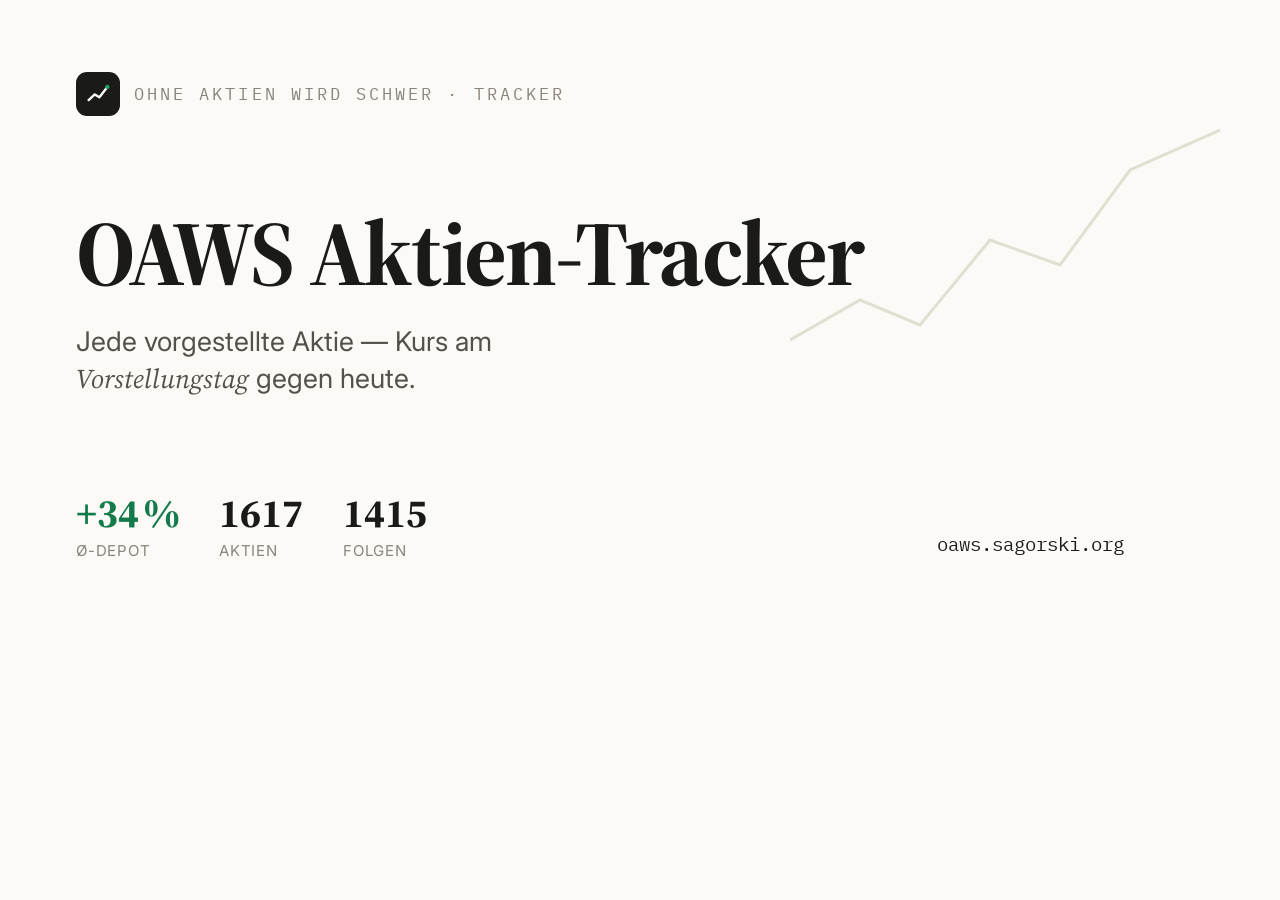
<file: public/og-image.html>
<!DOCTYPE html>
<html lang="de">
<head>
<meta charset="UTF-8" />
<link href="https://fonts.googleapis.com/css2?family=Source+Serif+4:opsz,wght@8..60,400;8..60,700&family=Inter:wght@400;500;600&family=IBM+Plex+Mono:wght@500&display=swap" rel="stylesheet" />
<style>
  * { margin: 0; box-sizing: border-box; }
  html, body { width: 1200px; height: 630px; }
  body {
    background: #fbfaf7; color: #1a1a18; font-family: "Inter", sans-serif;
    padding: 72px 76px; position: relative; overflow: hidden;
  }
  .mark { display: flex; align-items: center; gap: 14px; }
  .mark .logo { width: 44px; height: 44px; border-radius: 11px; background: #1a1a18; display: grid; place-items: center; }
  .mark .logo svg { display: block; }
  .mark .kicker { font-family: "IBM Plex Mono", monospace; font-size: 17px; letter-spacing: .18em; text-transform: uppercase; color: #8a847b; }
  h1 { font-family: "Source Serif 4", serif; font-weight: 700; font-size: 92px; line-height: .98; letter-spacing: -.025em; margin-top: 92px; max-width: 18ch; }
  .sub { font-size: 27px; color: #555049; margin-top: 26px; max-width: 30ch; line-height: 1.35; }
  .sub em { font-family: "Source Serif 4", serif; font-style: italic; }
  .stats { position: absolute; left: 76px; bottom: 70px; display: flex; gap: 40px; }
  .stat .v { font-family: "Source Serif 4", serif; font-weight: 700; font-size: 40px; line-height: 1; }
  .stat .v.pos { color: #137a4b; }
  .stat .k { font-size: 15px; color: #8a847b; margin-top: 8px; text-transform: uppercase; letter-spacing: .05em; }
  .url { position: absolute; right: 76px; bottom: 74px; font-family: "IBM Plex Mono", monospace; font-size: 19px; color: #1a1a18; }
  .chart { position: absolute; right: -20px; top: 90px; opacity: .9; }
</style>
</head>
<body>
  <div class="mark">
    <div class="logo">
      <svg viewBox="0 0 64 64" width="30" height="30"><polyline points="12,45 25,33 35,39 52,17" fill="none" stroke="#fbfaf7" stroke-width="5" stroke-linecap="round" stroke-linejoin="round"/><circle cx="52" cy="17" r="4.5" fill="#1fa463"/></svg>
    </div>
    <div class="kicker">Ohne Aktien wird schwer · Tracker</div>
  </div>

  <svg class="chart" width="430" height="300" viewBox="0 0 430 300" fill="none">
    <polyline points="0,250 70,210 130,235 200,150 270,175 340,80 430,40" stroke="#e0dccf" stroke-width="3"/>
    <polyline points="0,250 70,210 130,235 200,150 270,175 340,80 430,40" stroke="#1fa463" stroke-width="3" stroke-dasharray="2 0" opacity=".0"/>
  </svg>

  <h1>OAWS Aktien-Tracker</h1>
  <p class="sub">Jede vorgestellte Aktie — Kurs am <em>Vorstellungstag</em> gegen heute.</p>

  <div class="stats">
    <div class="stat"><div class="v pos">+34&thinsp;%</div><div class="k">Ø-Depot</div></div>
    <div class="stat"><div class="v">1617</div><div class="k">Aktien</div></div>
    <div class="stat"><div class="v">1415</div><div class="k">Folgen</div></div>
  </div>
  <div class="url">oaws.sagorski.org</div>
</body>
</html>
</file>
